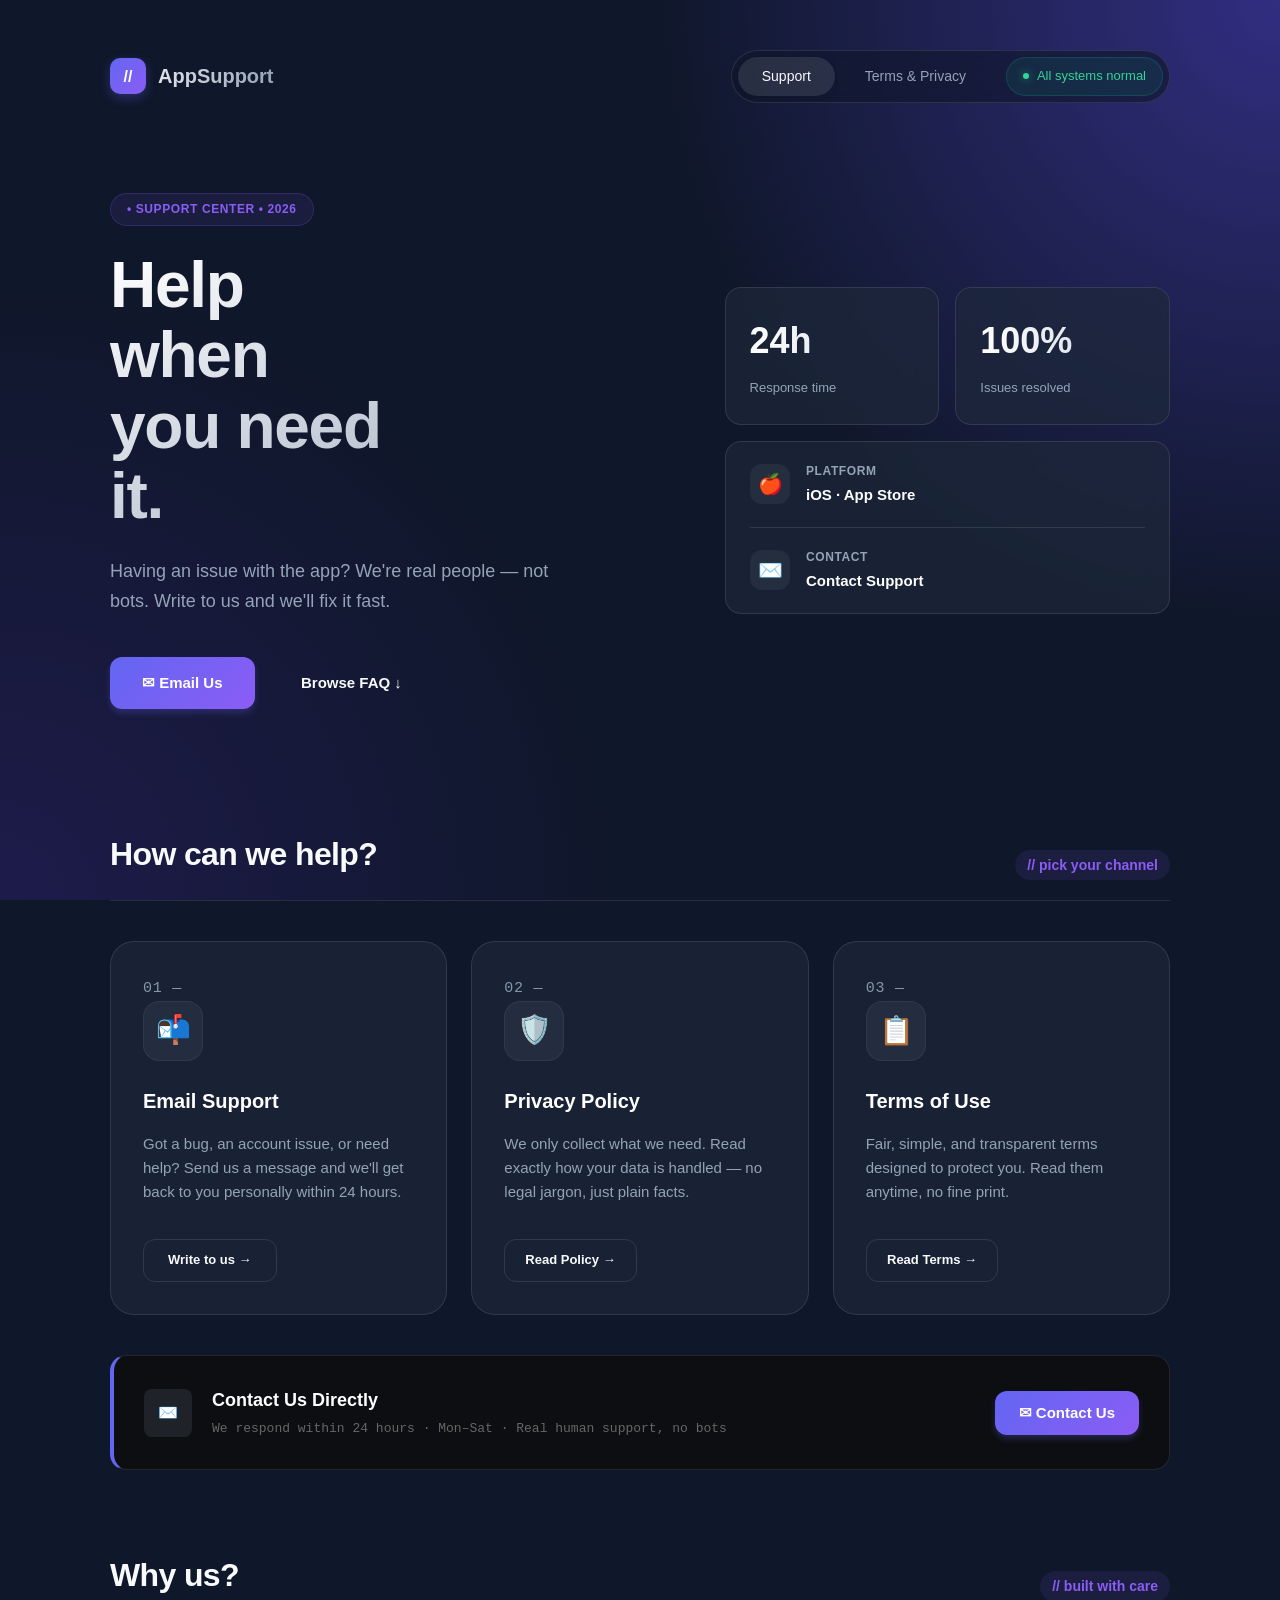
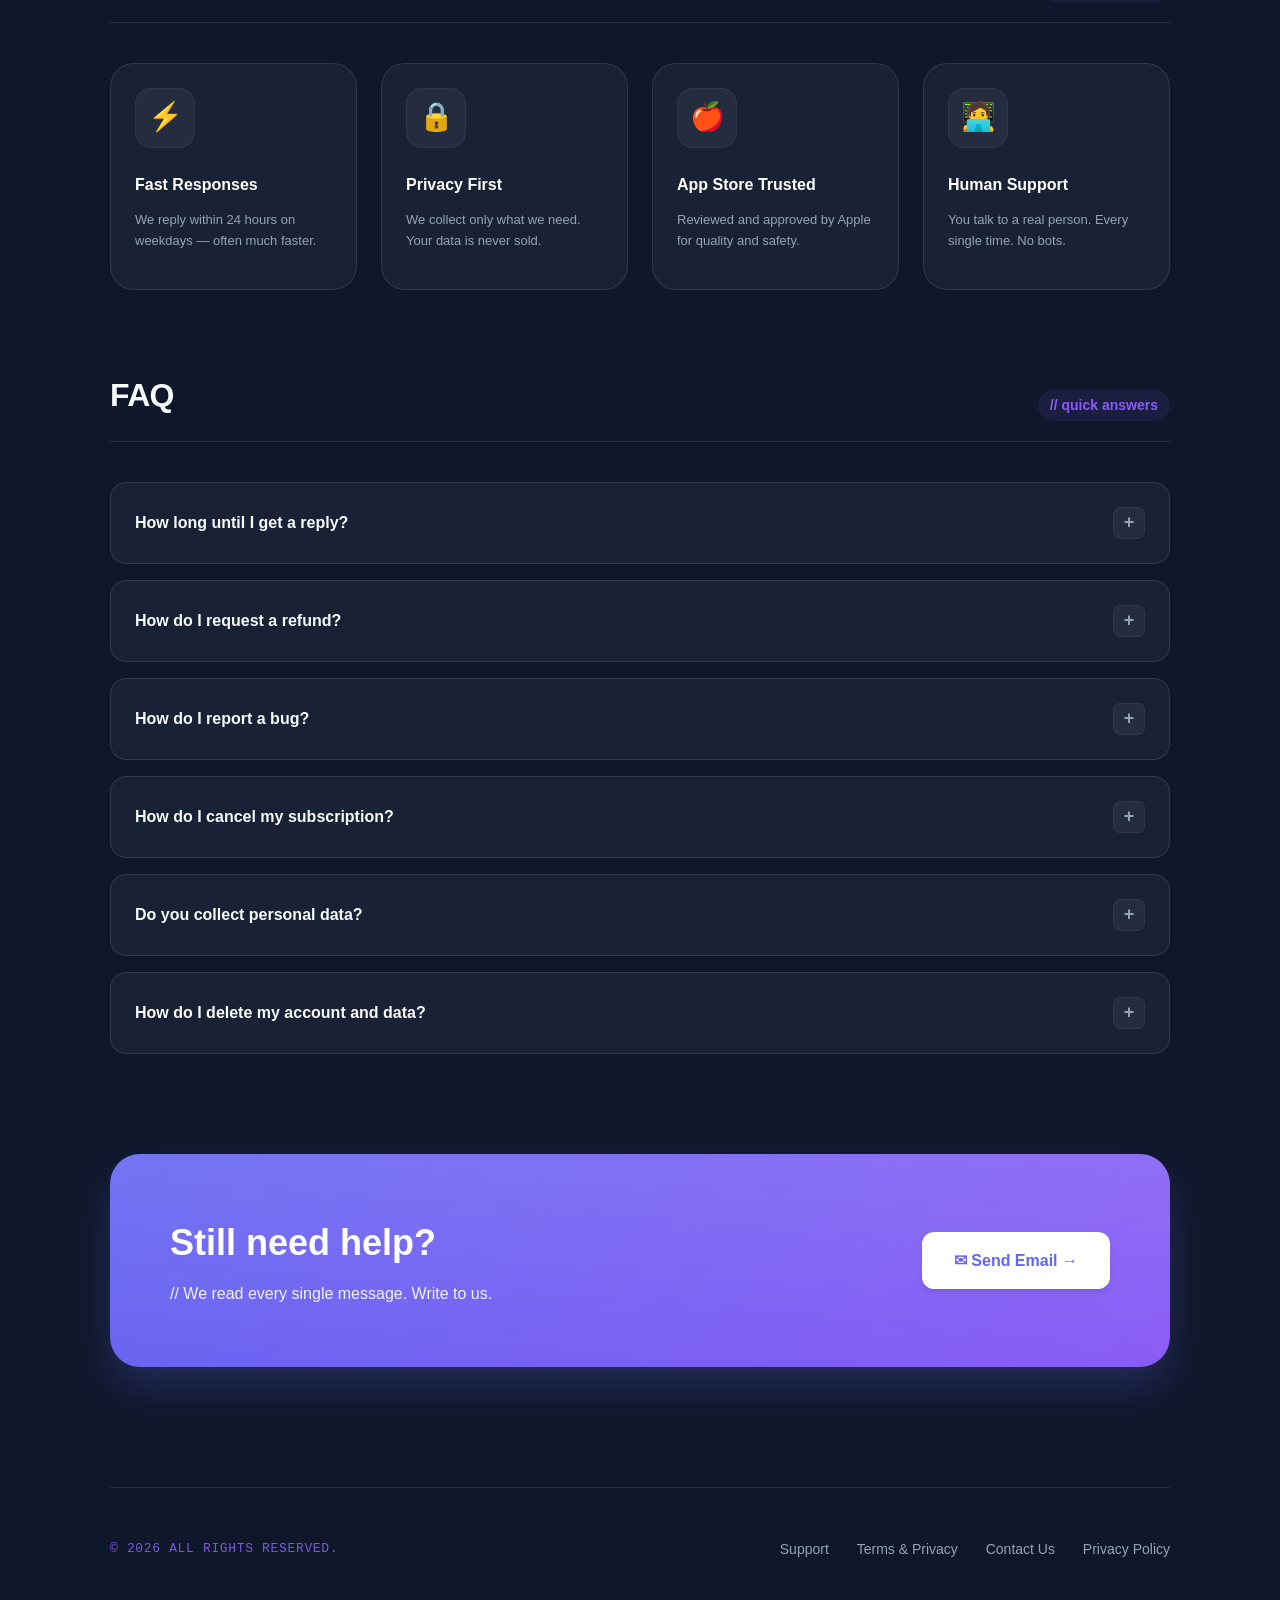
<file: index.html>
<!DOCTYPE html>
<html lang="en">

<head>
    <meta charset="UTF-8">
    <meta name="viewport" content="width=device-width, initial-scale=1.0">
    <title>AppSupport // Center</title>
    <link rel="stylesheet" href="css/style.css">
    <script src="js/script.js" defer></script>
</head>

<body>

    <div class="container">

        <!-- Navigation -->
        <nav class="top-nav">
            <div class="brand">
                <span class="brand-icon">//</span>
                AppSupport
            </div>

            <div class="nav-pill">
                <a href="#" class="nav-item active">Support</a>
                <a href="legal.html" class="nav-item">Terms & Privacy</a>
                <div class="status-badge">
                    <div class="status-dot"></div>
                    All systems normal
                </div>
        </nav>

        <!-- Hero Section -->
        <header class="hero-layout">
            <div class="hero-left">
                <div class="label-pill">• SUPPORT CENTER • 2026</div>
                <h1>Help<br>when<br>you need<br>it.</h1>

                <p class="hero-desc">
                    Having an issue with the app? We're real people — not bots. Write to us and we'll fix it fast.
                </p>

                <div class="hero-actions">
                    <a href="mailto:mohamedeladnani0@gmail.com" class="btn">✉ Email Us</a>
                    <a href="#faq" class="btn btn-outline" style="border: none;">Browse FAQ ↓</a>
                </div>
            </div>

            <div class="hero-right">
                <div class="status-row">
                    <div class="stats-box">
                        <div class="big-stat">24h</div>
                        <span class="stat-desc">Response time</span>
                    </div>
                    <div class="stats-box">
                        <div class="big-stat">100%</div>
                        <span class="stat-desc">Issues resolved</span>
                    </div>
                </div>

                <div class="info-list">
                    <div class="info-row-item">
                        <span class="info-icon">🍎</span>
                        <div class="info-content">
                            <div>Platform</div>
                            <div>iOS · App Store</div>
                        </div>
                    </div>
                    <div class="info-row-item">
                        <span class="info-icon">✉️</span>
                        <div class="info-content">
                            <div>Contact</div>
                            <div class="link-primary">Contact Support</div>
                        </div>
                    </div>
                </div>
            </div>
        </header>

        <!-- Channels Section -->
        <section id="channels">
            <div class="section-header">
                <h2>How can we help?</h2>
                <span class="section-tag">// pick your channel</span>
            </div>

            <div class="card-grid">
                <!-- Email Card -->
                <div class="feature-card">
                    <span class="card-text mono mb-20">01 —</span>
                    <span class="card-icon">📬</span>
                    <span class="card-title">Email Support</span>
                    <p class="card-text">Got a bug, an account issue, or need help? Send us a message and we'll get back
                        to you personally within 24 hours.</p>
                    <a href="mailto:mohamedeladnani0@gmail.com" class="btn btn-outline small-btn">Write to us →</a>
                </div>

                <!-- Privacy Card -->
                <div class="feature-card">
                    <span class="card-text mono" style="margin-bottom: 20px;">02 —</span>
                    <span class="card-icon">🛡️</span>
                    <span class="card-title">Privacy Policy</span>
                    <p class="card-text">We only collect what we need. Read exactly how your data is handled — no legal
                        jargon, just plain facts.</p>
                    <a href="legal.html#privacy" class="btn btn-outline"
                        style="margin: 20px 0 0 0; padding: 10px 20px; font-size: 13px;">Read Policy →</a>
                </div>

                <!-- Terms Card -->
                <div class="feature-card">
                    <span class="card-text mono" style="margin-bottom: 20px;">03 —</span>
                    <span class="card-icon">📋</span>
                    <span class="card-title">Terms of Use</span>
                    <p class="card-text">Fair, simple, and transparent terms designed to protect you. Read them anytime,
                        no fine print.</p>
                    <a href="legal.html#terms" class="btn btn-outline"
                        style="margin: 20px 0 0 0; padding: 10px 20px; font-size: 13px;">Read Terms →</a>
                </div>
            </div>
        </section>

        <!-- Contact Banner -->
        <div
            style="background: #0d0e11; border: 1px solid #23262d; border-radius: 16px; padding: 30px; margin-top: 40px; display: flex; justify-content: space-between; align-items: center; border-left: 4px solid var(--primary-color);">
            <div style="display: flex; gap: 20px; align-items: center;">
                <div
                    style="background: #1f2228; width: 48px; height: 48px; display: flex; align-items: center; justify-content: center; border-radius: 8px;">
                    ✉️</div>
                <div>
                    <h3 style="margin: 0; font-size: 18px; color: white;">Contact Us Directly</h3>
                    <p style="margin: 4px 0 0 0; font-size: 13px; color: #666; font-family: monospace;">We respond
                        within 24 hours · Mon–Sat · Real human support, no bots</p>
                </div>
            </div>
            <a href="mailto:mohamedeladnani0@gmail.com" class="btn" style="padding: 10px 24px;">✉ Contact Us</a>
        </div>

        <!-- Why Us Section -->
        <section>
            <div class="section-header">
                <h2>Why us?</h2>
                <span class="section-tag">// built with care</span>
            </div>

            <div class="card-grid" style="grid-template-columns: repeat(auto-fit, minmax(220px, 1fr));">
                <div class="feature-card" style="padding: 24px;">
                    <span class="card-icon">⚡</span>
                    <span class="card-title" style="font-size: 16px;">Fast Responses</span>
                    <p class="card-text" style="font-size: 13px;">We reply within 24 hours on weekdays — often much
                        faster.</p>
                </div>
                <div class="feature-card" style="padding: 24px;">
                    <span class="card-icon">🔒</span>
                    <span class="card-title" style="font-size: 16px;">Privacy First</span>
                    <p class="card-text" style="font-size: 13px;">We collect only what we need. Your data is never sold.
                    </p>
                </div>
                <div class="feature-card" style="padding: 24px;">
                    <span class="card-icon">🍎</span>
                    <span class="card-title" style="font-size: 16px;">App Store Trusted</span>
                    <p class="card-text" style="font-size: 13px;">Reviewed and approved by Apple for quality and safety.
                    </p>
                </div>
                <div class="feature-card" style="padding: 24px;">
                    <span class="card-icon">🧑‍💻</span>
                    <span class="card-title" style="font-size: 16px;">Human Support</span>
                    <p class="card-text" style="font-size: 13px;">You talk to a real person. Every single time. No bots.
                    </p>
                </div>
            </div>
        </section>

        <!-- FAQ Section -->
        <section id="faq">
            <div class="section-header">
                <h2>FAQ</h2>
                <span class="section-tag">// quick answers</span>
            </div>

            <div class="faq-list">
                <div class="faq-box">
                    <div class="faq-title" onclick="toggleFaq(this)">
                        How long until I get a reply?
                        <div class="faq-toggle">+</div>
                    </div>
                    <div class="faq-content">
                        We aim to respond within 24 hours on business days. Add "URGENT" to your subject line if it's
                        time-sensitive.
                    </div>
                </div>

                <div class="faq-box">
                    <div class="faq-title" onclick="toggleFaq(this)">
                        How do I request a refund?
                        <div class="faq-toggle">+</div>
                    </div>
                    <div class="faq-content">
                        App Store purchases are managed by Apple. Visit reportaproblem.apple.com to submit a refund
                        request. You can also email us and we'll guide you through it.
                    </div>
                </div>

                <div class="faq-box">
                    <div class="faq-title" onclick="toggleFaq(this)">
                        How do I report a bug?
                        <div class="faq-toggle">+</div>
                    </div>
                    <div class="faq-content">
                        Email us your device model, iOS version, and the steps that caused the bug. A screenshot or
                        screen recording helps a lot and speeds up the fix.
                    </div>
                </div>

                <div class="faq-box">
                    <div class="faq-title" onclick="toggleFaq(this)">
                        How do I cancel my subscription?
                        <div class="faq-toggle">+</div>
                    </div>
                    <div class="faq-content">
                        Go to Settings → Your Name → Subscriptions on your iPhone, find the app, and tap Cancel
                        Subscription. Refunds are handled directly through Apple.
                    </div>
                </div>

                <div class="faq-box">
                    <div class="faq-title" onclick="toggleFaq(this)">
                        Do you collect personal data?
                        <div class="faq-toggle">+</div>
                    </div>
                    <div class="faq-content">
                        Only the minimum needed to run the app. Read our Privacy Policy for a full breakdown. We never
                        sell data to anyone.
                    </div>
                </div>

                <div class="faq-box">
                    <div class="faq-title" onclick="toggleFaq(this)">
                        How do I delete my account and data?
                        <div class="faq-toggle">+</div>
                    </div>
                    <div class="faq-content">
                        Email us with the subject "Delete My Account" and we'll permanently remove your account and all
                        associated data within 7 days.
                    </div>
                </div>
            </div>
        </section>

        <!-- Bottom Banner -->
        <div class="banner">
            <div>
                <h2>Still need help?</h2>
                <p>// We read every single message. Write to us.</p>
            </div>
            <a href="mailto:mohamedeladnani0@gmail.com" class="banner-btn">✉ Send Email →</a>
        </div>

        <!-- Footer -->
        <footer>
            <span class="mono">© 2026 All rights reserved.</span>
            <div class="footer-nav">
                <a href="#">Support</a>
                <a href="legal.html">Terms & Privacy</a>
                <a href="mailto:mohamedeladnani0@gmail.com">Contact Us</a>
                <a href="legal.html#privacy">Privacy Policy</a>
            </div>
        </footer>

    </div>

</body>

</html>
</file>
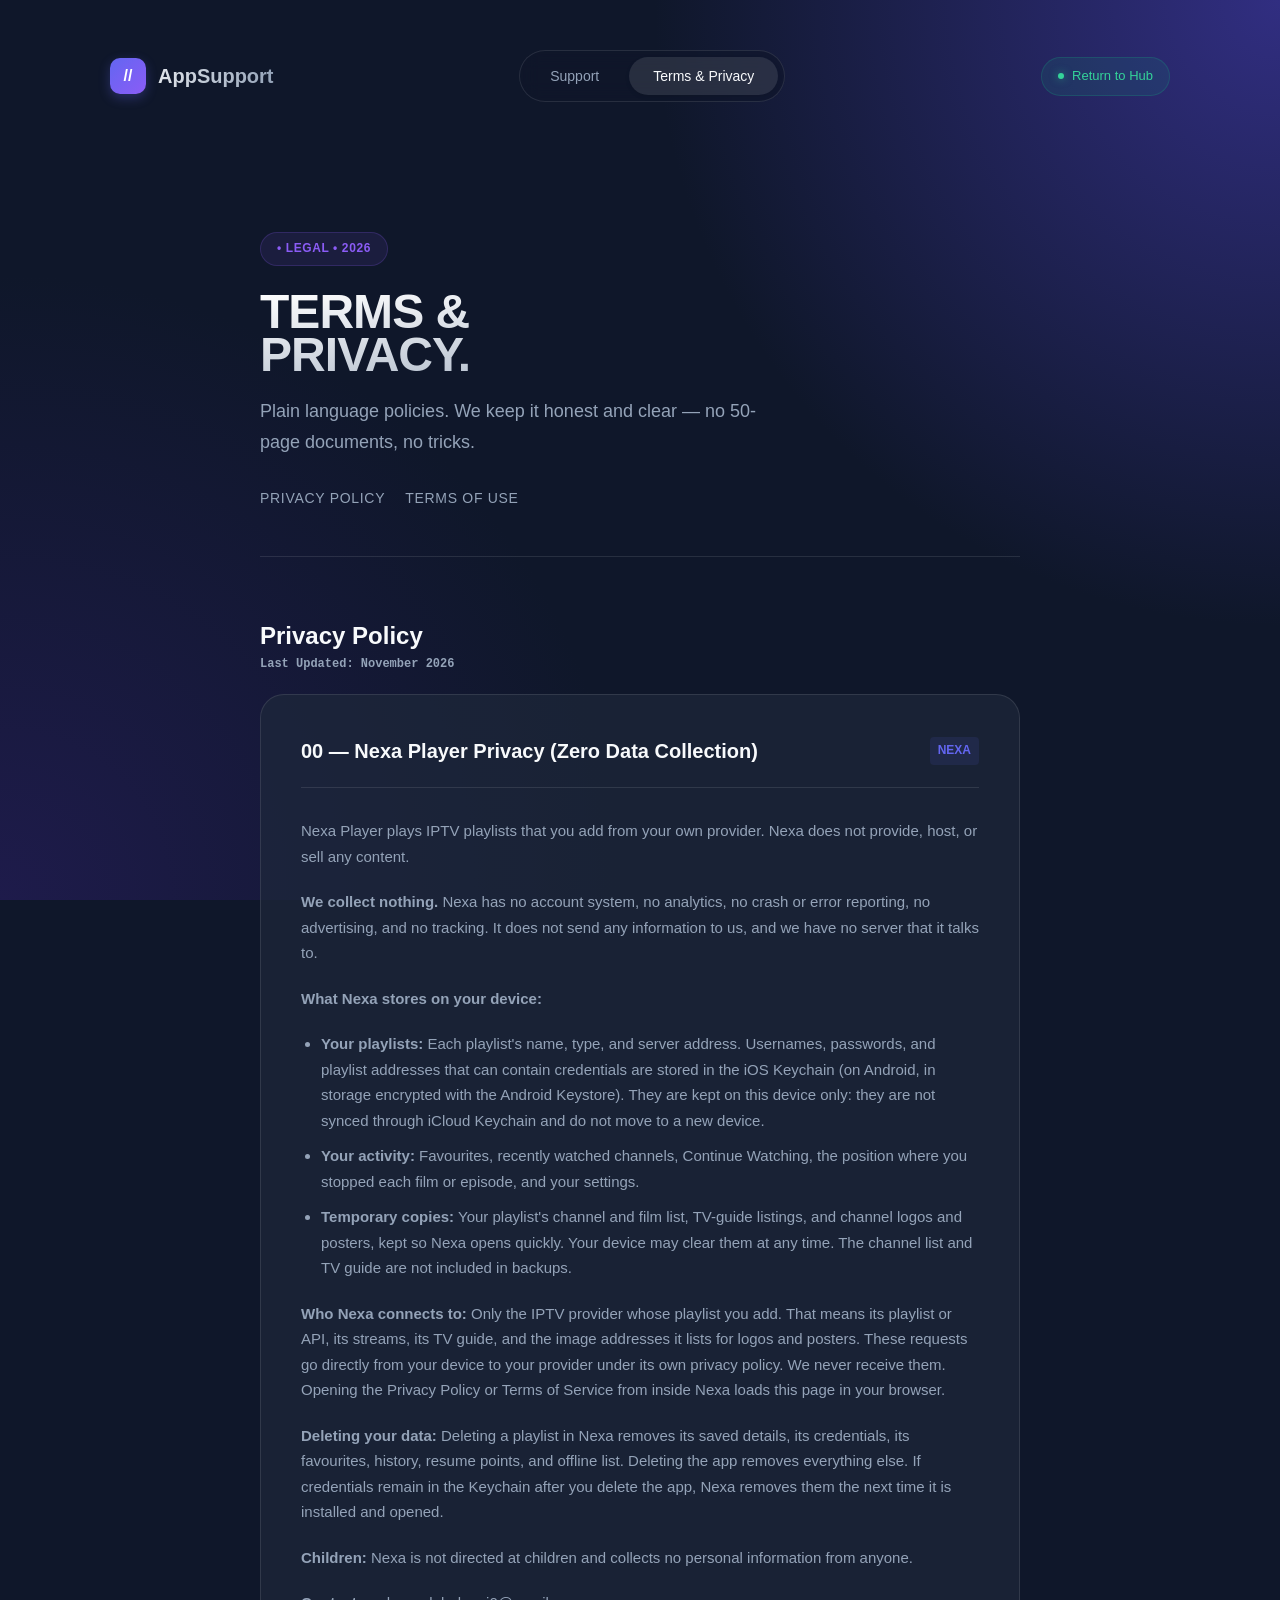
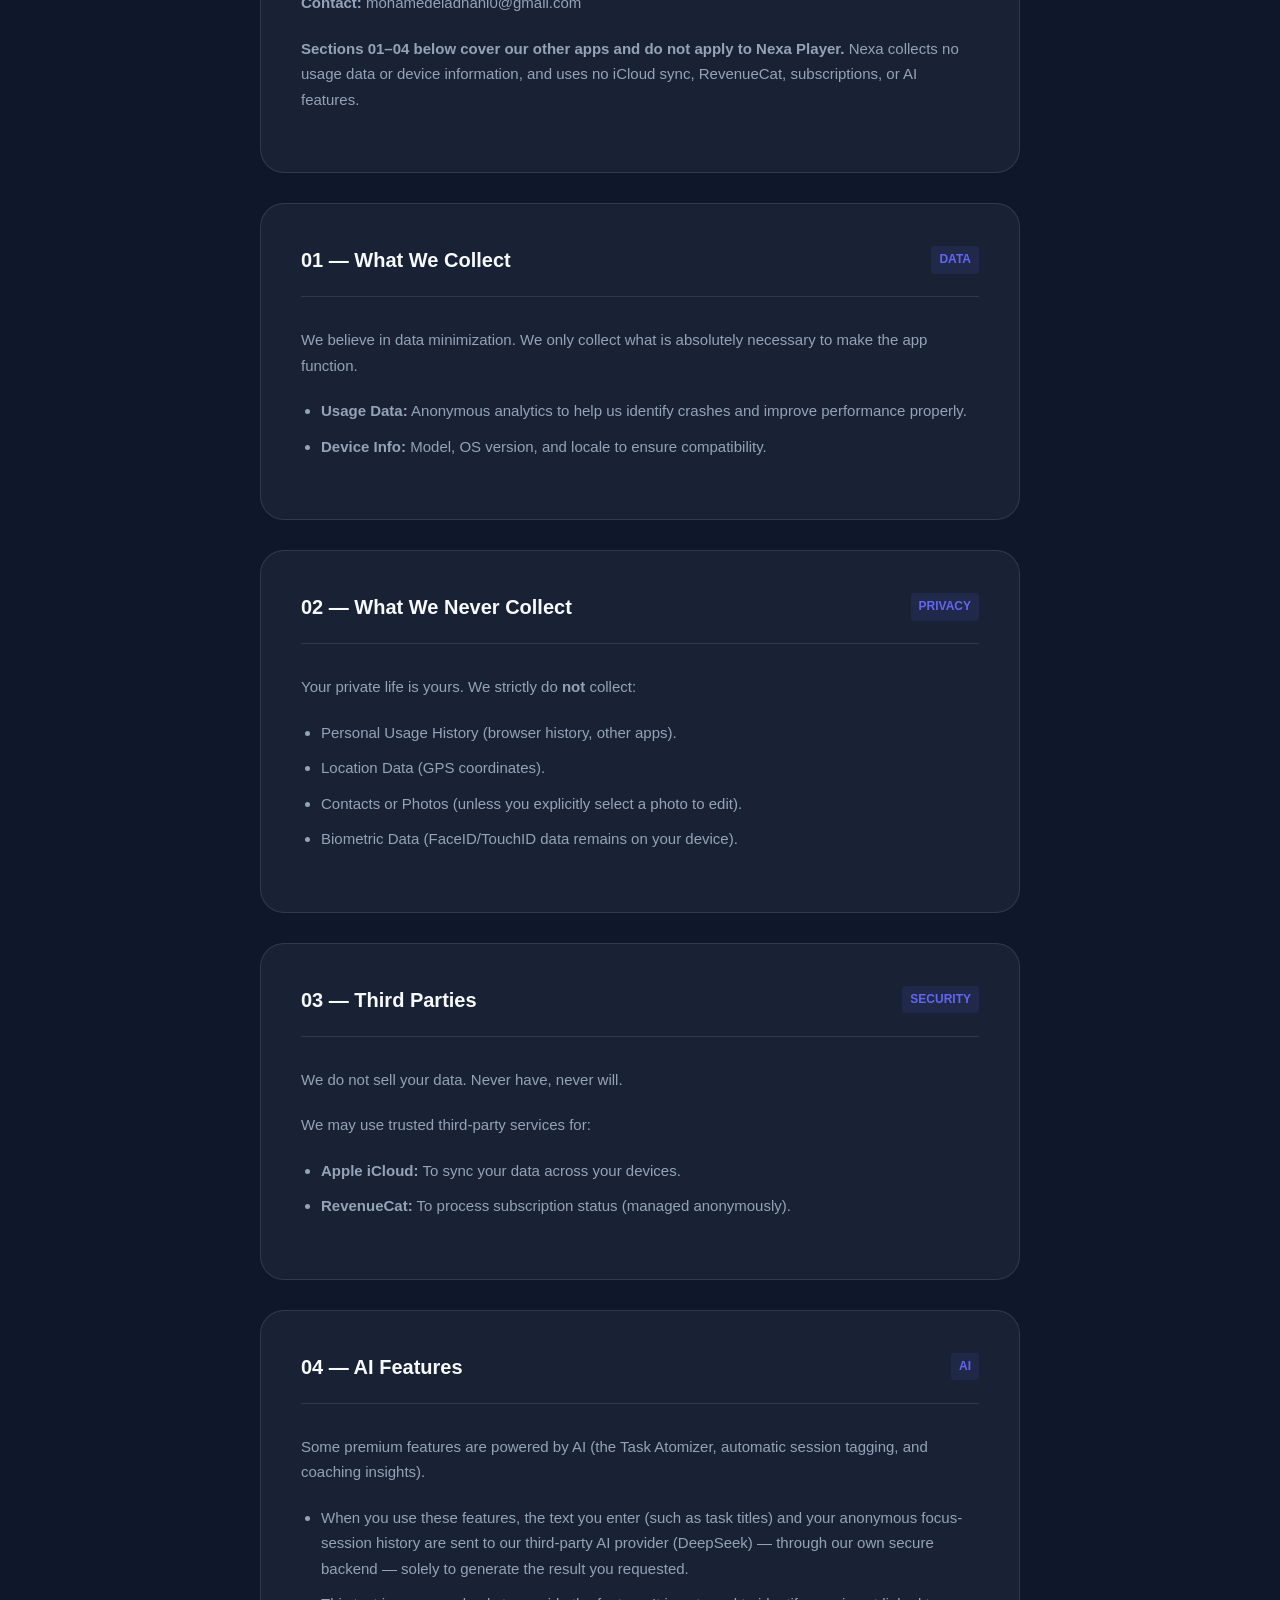
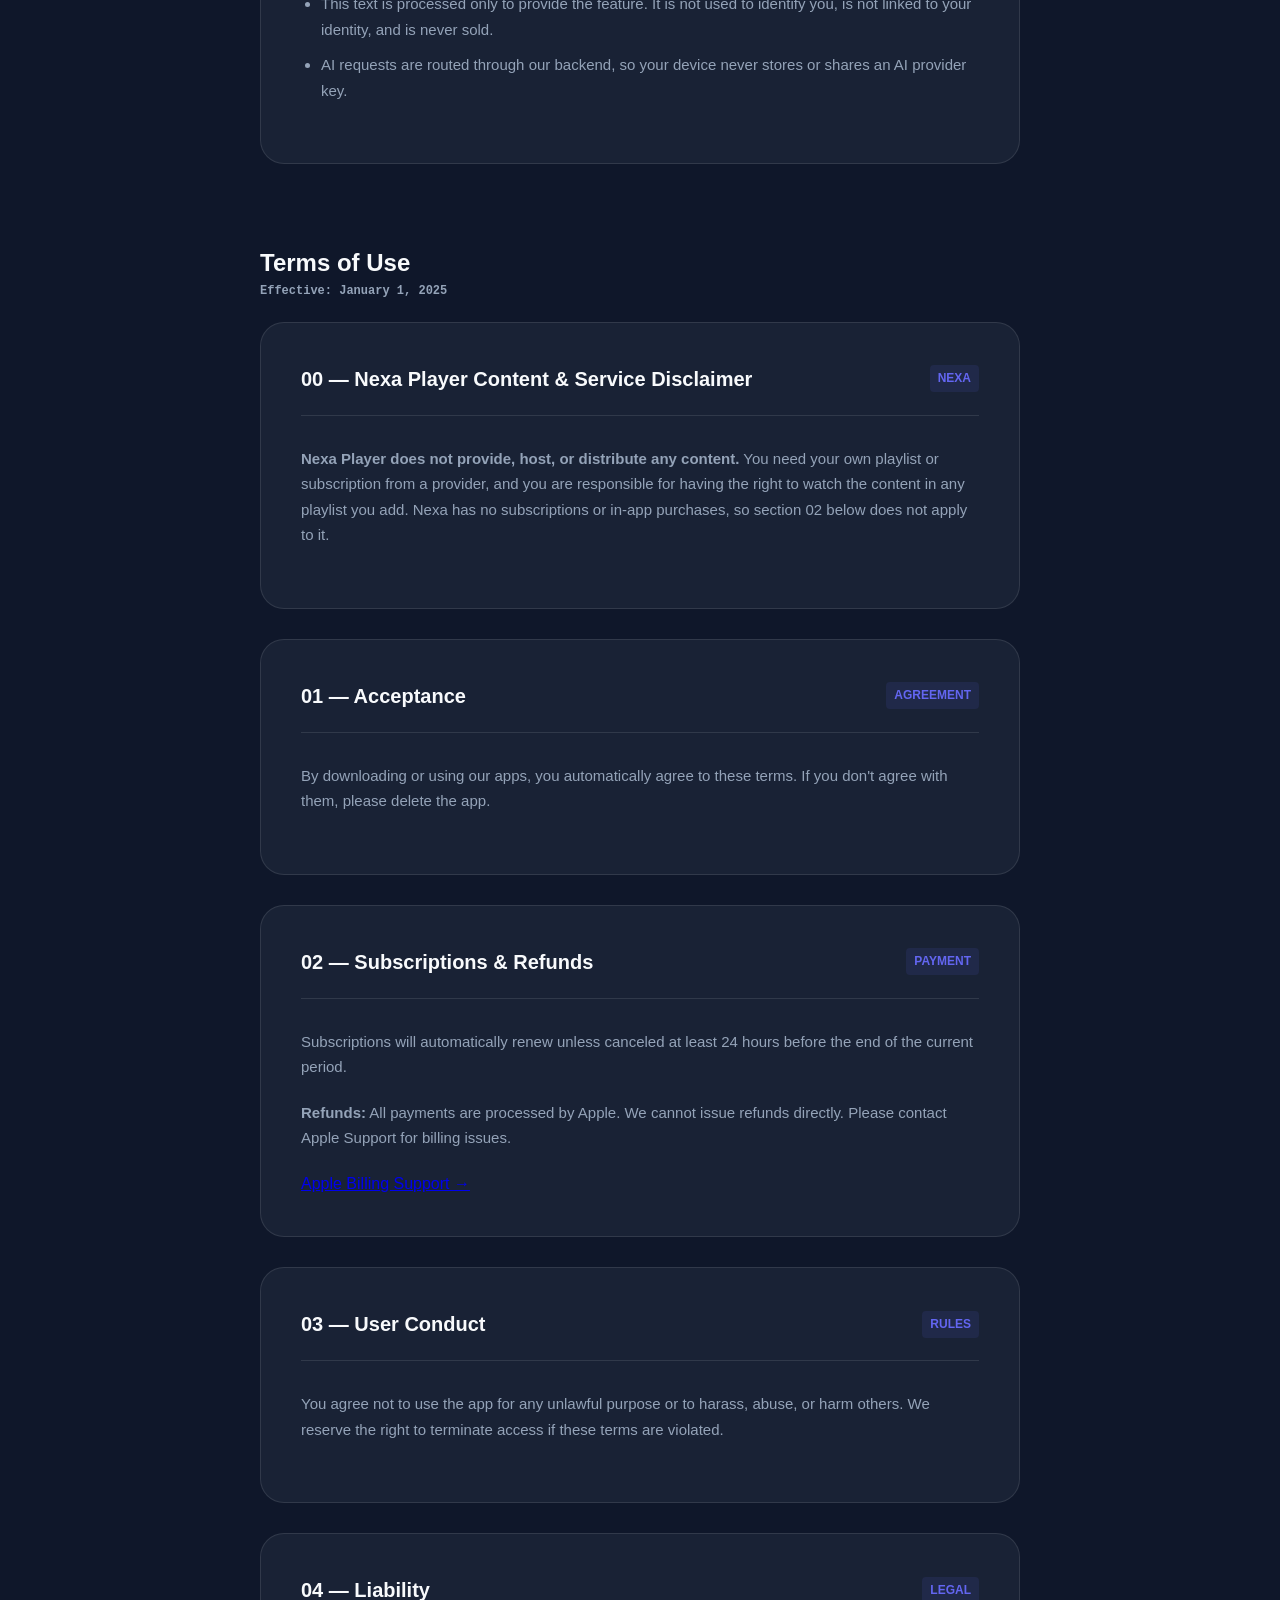
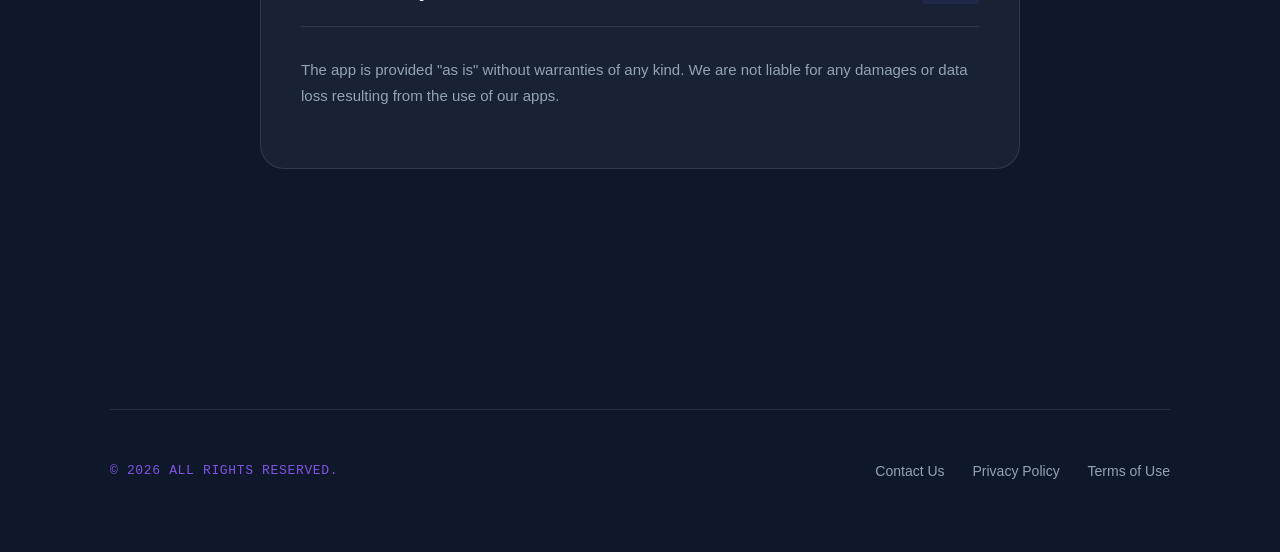
<file: legal.html>
<!DOCTYPE html>
<html lang="en">

<head>
    <meta charset="UTF-8">
    <meta name="viewport" content="width=device-width, initial-scale=1.0">
    <title>Legal // Terms & Privacy</title>
    <link rel="stylesheet" href="css/style.css">
    <style>
        .legal-container {
            max-width: 800px;
            margin: 0 auto;
            padding: 40px 20px;
        }

        .legal-header {
            margin-bottom: 60px;
            border-bottom: 1px solid var(--card-border);
            padding-bottom: 40px;
        }

        .legal-title {
            font-size: 48px;
            font-weight: 900;
            margin: 0 0 20px 0;
            text-transform: uppercase;
            line-height: 0.9;
        }

        .legal-nav {
            display: flex;
            gap: 20px;
            margin-top: 30px;
        }

        .legal-nav a {
            color: var(--secondary-text);
            text-decoration: none;
            font-size: 14px;
            text-transform: uppercase;
            letter-spacing: 0.05em;
            padding-bottom: 4px;
            border-bottom: 2px solid transparent;
            transition: 0.2s;
        }

        .legal-nav a:hover,
        .legal-nav a.active {
            color: var(--primary-color);
            border-bottom-color: var(--primary-color);
        }

        .policy-section {
            margin-bottom: 80px;
            scroll-margin-top: 100px;
            /* Offset for sticky nav if we had one */
        }

        .policy-block {
            background: var(--card-bg);
            border: 1px solid var(--card-border);
            border-radius: var(--border-radius);
            padding: 40px;
            margin-bottom: 30px;
        }

        .block-header {
            display: flex;
            justify-content: space-between;
            align-items: center;
            margin-bottom: 30px;
            padding-bottom: 20px;
            border-bottom: 1px solid var(--card-border);
        }

        .block-title {
            font-size: 20px;
            font-weight: 700;
            margin: 0;
        }

        .block-number {
            font-family: inherit;
            color: var(--primary-color);
            background: rgba(99, 102, 241, 0.1);
            padding: 4px 8px;
            border-radius: 4px;
            font-size: 12px;
            font-weight: 600;
        }

        h3 {
            color: var(--text-color);
            font-size: 18px;
            margin: 30px 0 15px 0;
        }

        h3:first-of-type {
            margin-top: 0;
        }

        p,
        ul {
            color: var(--secondary-text);
            line-height: 1.7;
            font-size: 15px;
            margin-bottom: 20px;
        }

        ul {
            padding-left: 20px;
        }

        li {
            margin-bottom: 10px;
        }

        .update-date {
            font-family: monospace;
            color: var(--secondary-text);
            font-size: 12px;
            display: block;
            margin-bottom: 10px;
        }
    </style>
</head>

<body>

    <div class="container">
        <!-- Navigation -->
        <nav class="top-nav">
            <div class="brand">
                <span class="brand-icon">//</span>
                AppSupport
            </div>

            <div class="nav-pill">
                <a href="index.html" class="nav-item">Support</a>
                <span class="nav-item active">Terms & Privacy</span>
            </div>

            <a href="index.html" class="status-badge" style="text-decoration: none;">
                <div class="status-dot"></div>
                Return to Hub
            </a>
        </nav>

        <div class="legal-container">
            <header class="legal-header">
                <div class="label-pill">• LEGAL • 2026</div>
                <h1 class="legal-title">Terms &<br>Privacy.</h1>
                <p style="color: var(--secondary-text); font-size: 18px; max-width: 500px;">
                    Plain language policies. We keep it honest and clear — no 50-page documents, no tricks.
                </p>

                <div class="legal-nav">
                    <a href="#privacy">Privacy Policy</a>
                    <a href="#terms">Terms of Use</a>
                </div>
            </header>

            <!-- Privacy Section -->
            <section id="privacy" class="policy-section">
                <h2 class="section-title">Privacy Policy <span class="update-date">Last Updated: November 2026</span></h2>

                <div class="policy-block" id="nexa-privacy">
                    <div class="block-header">
                        <h3 class="block-title">00 — Nexa Player Privacy (Zero Data Collection)</h3>
                        <span class="block-number">NEXA</span>
                    </div>
                    <p>Nexa Player plays IPTV playlists that you add from your own provider. Nexa does not provide, host, or sell any content.</p>
                    <p><strong>We collect nothing.</strong> Nexa has no account system, no analytics, no crash or error reporting, no advertising, and no tracking. It does not send any information to us, and we have no server that it talks to.</p>
                    <p><strong>What Nexa stores on your device:</strong></p>
                    <ul>
                        <li><strong>Your playlists:</strong> Each playlist's name, type, and server address. Usernames, passwords, and playlist addresses that can contain credentials are stored in the iOS Keychain (on Android, in storage encrypted with the Android Keystore). They are kept on this device only: they are not synced through iCloud Keychain and do not move to a new device.</li>
                        <li><strong>Your activity:</strong> Favourites, recently watched channels, Continue Watching, the position where you stopped each film or episode, and your settings.</li>
                        <li><strong>Temporary copies:</strong> Your playlist's channel and film list, TV-guide listings, and channel logos and posters, kept so Nexa opens quickly. Your device may clear them at any time. The channel list and TV guide are not included in backups.</li>
                    </ul>
                    <p><strong>Who Nexa connects to:</strong> Only the IPTV provider whose playlist you add. That means its playlist or API, its streams, its TV guide, and the image addresses it lists for logos and posters. These requests go directly from your device to your provider under its own privacy policy. We never receive them. Opening the Privacy Policy or Terms of Service from inside Nexa loads this page in your browser.</p>
                    <p><strong>Deleting your data:</strong> Deleting a playlist in Nexa removes its saved details, its credentials, its favourites, history, resume points, and offline list. Deleting the app removes everything else. If credentials remain in the Keychain after you delete the app, Nexa removes them the next time it is installed and opened.</p>
                    <p><strong>Children:</strong> Nexa is not directed at children and collects no personal information from anyone.</p>
                    <p><strong>Contact:</strong> mohamedeladnani0@gmail.com</p>
                    <p><strong>Sections 01–04 below cover our other apps and do not apply to Nexa Player.</strong> Nexa collects no usage data or device information, and uses no iCloud sync, RevenueCat, subscriptions, or AI features.</p>
                </div>

                <div class="policy-block">
                    <div class="block-header">
                        <h3 class="block-title">01 — What We Collect</h3>
                        <span class="block-number">DATA</span>
                    </div>
                    <p>We believe in data minimization. We only collect what is absolutely necessary to make the app
                        function.</p>
                    <ul>
                        <li><strong>Usage Data:</strong> Anonymous analytics to help us identify crashes and improve
                            performance properly.</li>
                        <li><strong>Device Info:</strong> Model, OS version, and locale to ensure compatibility.</li>
                    </ul>
                </div>

                <div class="policy-block">
                    <div class="block-header">
                        <h3 class="block-title">02 — What We Never Collect</h3>
                        <span class="block-number">PRIVACY</span>
                    </div>
                    <p>Your private life is yours. We strictly do <strong>not</strong> collect:</p>
                    <ul>
                        <li>Personal Usage History (browser history, other apps).</li>
                        <li>Location Data (GPS coordinates).</li>
                        <li>Contacts or Photos (unless you explicitly select a photo to edit).</li>
                        <li>Biometric Data (FaceID/TouchID data remains on your device).</li>
                    </ul>
                </div>

                <div class="policy-block">
                    <div class="block-header">
                        <h3 class="block-title">03 — Third Parties</h3>
                        <span class="block-number">SECURITY</span>
                    </div>
                    <p>We do not sell your data. Never have, never will.</p>
                    <p>We may use trusted third-party services for:</p>
                    <ul>
                        <li><strong>Apple iCloud:</strong> To sync your data across your devices.</li>
                        <li><strong>RevenueCat:</strong> To process subscription status (managed anonymously).</li>
                    </ul>
                </div>

                <div class="policy-block">
                    <div class="block-header">
                        <h3 class="block-title">04 — AI Features</h3>
                        <span class="block-number">AI</span>
                    </div>
                    <p>Some premium features are powered by AI (the Task Atomizer, automatic
                        session tagging, and coaching insights).</p>
                    <ul>
                        <li>When you use these features, the text you enter (such as task titles)
                            and your anonymous focus-session history are sent to our third-party AI
                            provider (DeepSeek) — through our own secure backend — solely to generate
                            the result you requested.</li>
                        <li>This text is processed only to provide the feature. It is not used to
                            identify you, is not linked to your identity, and is never sold.</li>
                        <li>AI requests are routed through our backend, so your device never stores
                            or shares an AI provider key.</li>
                    </ul>
                </div>
            </section>

            <!-- Terms Section -->
            <section id="terms" class="policy-section">
                <h2 class="section-title">Terms of Use <span class="update-date">Effective: January 1, 2025</span></h2>

                <div class="policy-block" id="nexa-terms">
                    <div class="block-header">
                        <h3 class="block-title">00 — Nexa Player Content & Service Disclaimer</h3>
                        <span class="block-number">NEXA</span>
                    </div>
                    <p><strong>Nexa Player does not provide, host, or distribute any content.</strong> You need your own playlist or subscription from a provider, and you are responsible for having the right to watch the content in any playlist you add. Nexa has no subscriptions or in-app purchases, so section 02 below does not apply to it.</p>
                </div>

                <div class="policy-block">
                    <div class="block-header">
                        <h3 class="block-title">01 — Acceptance</h3>
                        <span class="block-number">AGREEMENT</span>
                    </div>
                    <p>By downloading or using our apps, you automatically agree to these terms. If you don't agree with
                        them, please delete the app.</p>
                </div>

                <div class="policy-block">
                    <div class="block-header">
                        <h3 class="block-title">02 — Subscriptions & Refunds</h3>
                        <span class="block-number">PAYMENT</span>
                    </div>
                    <p>Subscriptions will automatically renew unless canceled at least 24 hours before the end of the
                        current period.</p>
                    <p><strong>Refunds:</strong> All payments are processed by Apple. We cannot issue refunds directly.
                        Please contact Apple Support for billing issues.</p>
                    <a href="https://support.apple.com/billing" target="_blank" class="link-green">Apple Billing Support
                        →</a>
                </div>

                <div class="policy-block">
                    <div class="block-header">
                        <h3 class="block-title">03 — User Conduct</h3>
                        <span class="block-number">RULES</span>
                    </div>
                    <p>You agree not to use the app for any unlawful purpose or to harass, abuse, or harm others. We
                        reserve the right to terminate access if these terms are violated.</p>
                </div>

                <div class="policy-block">
                    <div class="block-header">
                        <h3 class="block-title">04 — Liability</h3>
                        <span class="block-number">LEGAL</span>
                    </div>
                    <p>The app is provided "as is" without warranties of any kind. We are not liable for any damages or
                        data loss resulting from the use of our apps.</p>
                </div>
            </section>

        </div>

        <footer>
            <span class="mono">© 2026 All rights reserved.</span>
            <div class="footer-nav">
                <a href="mailto:mohamedeladnani0@gmail.com">Contact Us</a>
                <a href="legal.html#privacy">Privacy Policy</a>
                <a href="legal.html#terms">Terms of Use</a>
            </div>
        </footer>
    </div>

    <script>
        // Smooth scroll for anchor links
        document.querySelectorAll('a[href^="#"]').forEach(anchor => {
            anchor.addEventListener('click', function (e) {
                e.preventDefault();
                document.querySelector(this.getAttribute('href')).scrollIntoView({
                    behavior: 'smooth'
                });
            });
        });
    </script>

</body>

</html>
</file>
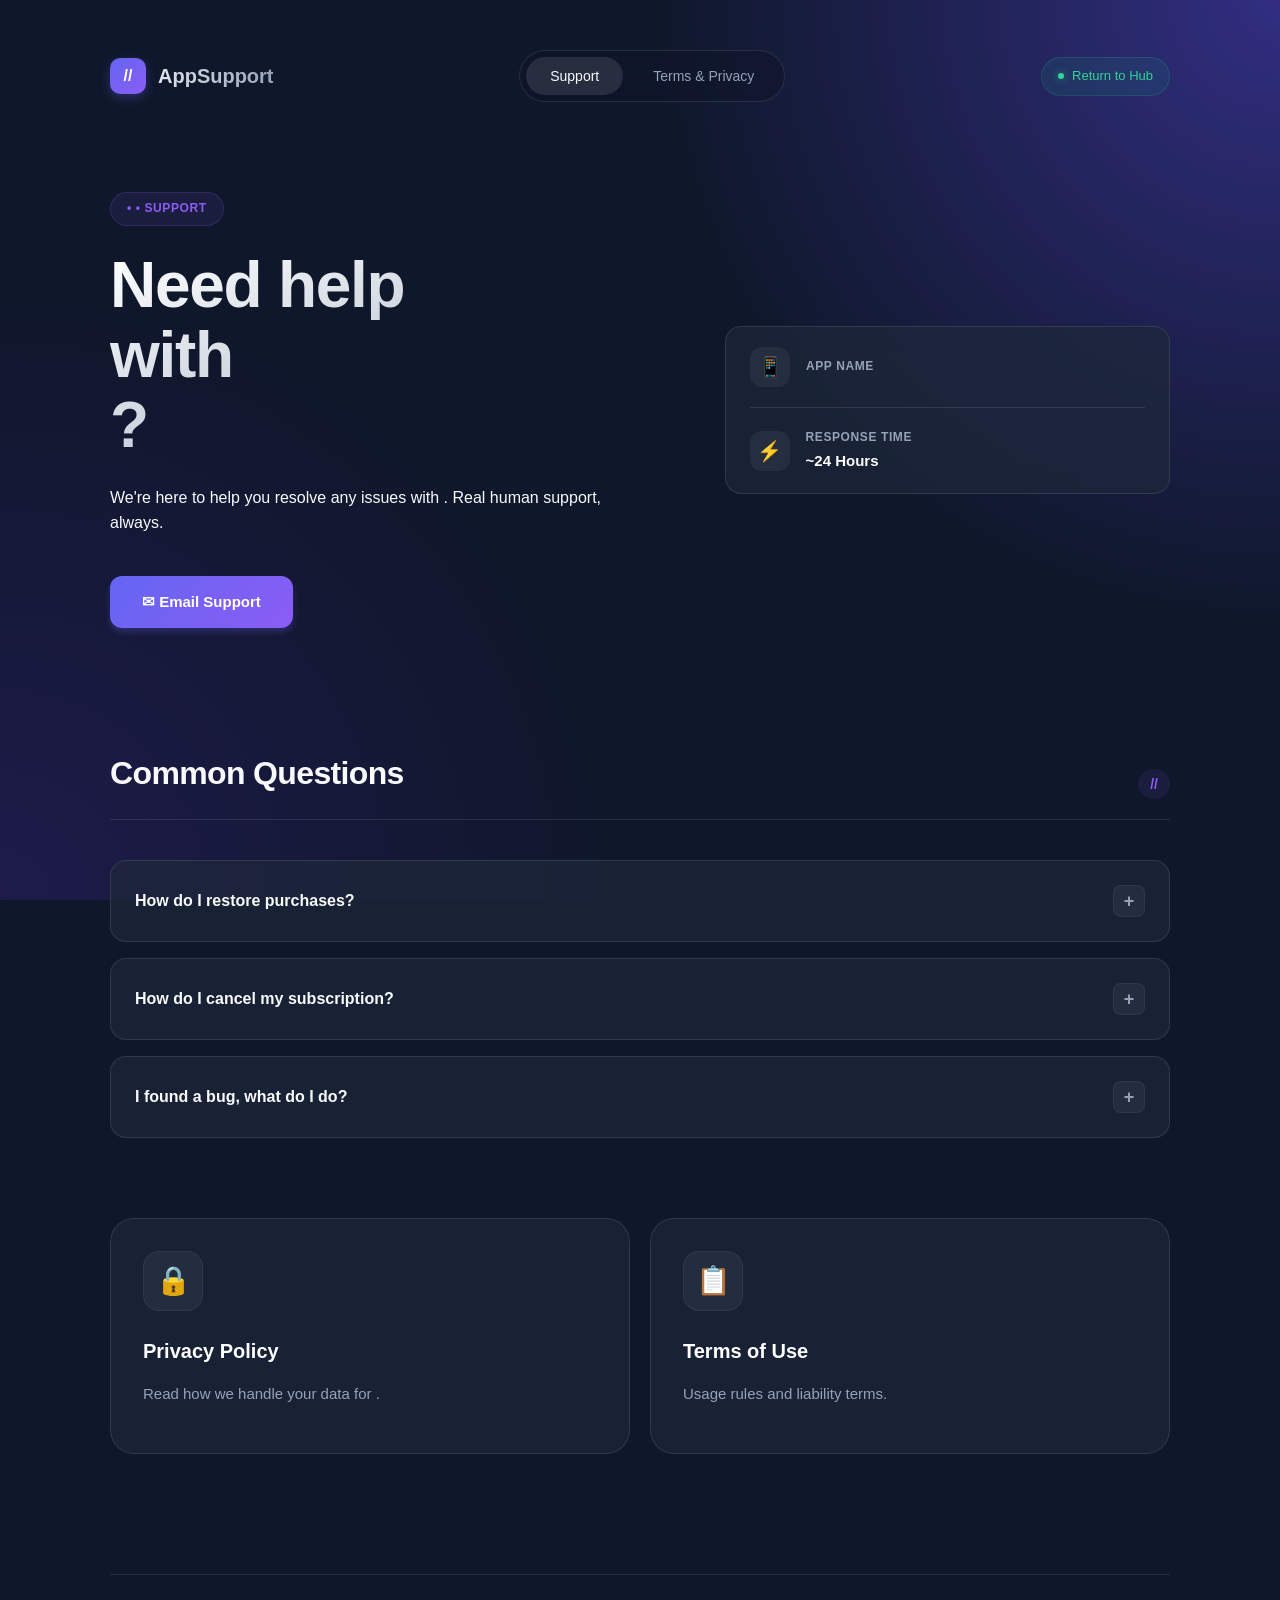
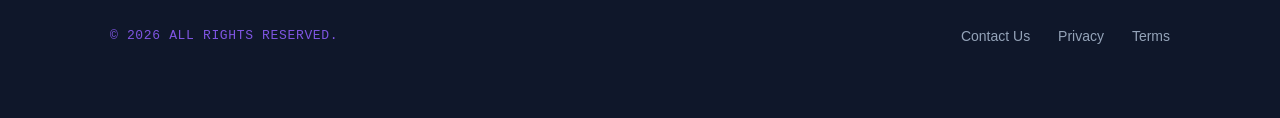
<file: apps/template.html>
<!DOCTYPE html>
<html lang="en">

<head>
    <meta charset="UTF-8">
    <meta name="viewport" content="width=device-width, initial-scale=1.0">
    <title><!-- APP NAME --> // Support</title>
    <link rel="stylesheet" href="../css/style.css">
    <script src="../js/script.js" defer></script>
</head>

<body>

    <div class="container">

        <!-- Navigation -->
        <nav class="top-nav">
            <div class="brand">
                <span class="brand-icon">//</span>
                AppSupport
            </div>

            <div class="nav-pill">
                <a href="#" class="nav-item active">Support</a>
                <a href="#" class="nav-item" onclick="openModal('termsModal')">Terms & Privacy</a>
            </div>

            <a href="../index.html" class="status-badge" style="text-decoration: none;">
                <div class="status-dot"></div>
                Return to Hub
            </a>
        </nav>

        <!-- Specific App Hero -->
        <header class="hero-layout">
            <div class="hero-left">
                <div class="label-pill">• <!-- APP NAME --> • SUPPORT</div>
                <h1>Need help<br>with<br><!-- APP NAME -->?</h1>

                <p class="hero-text">
                    We're here to help you resolve any issues with <strong><!-- APP NAME --></strong>. Real human
                    support, always.
                </p>

                <div style="margin-top: 40px;">
                    <a href="mailto:mohamedeladnani0@gmail.com?subject=Support Request: <!-- APP NAME -->" class="btn">✉
                        Email Support</a>
                </div>
            </div>

            <div class="hero-right">
                <div class="info-list">
                    <div class="info-row-item">
                        <span class="info-icon">📱</span>
                        <div class="info-content">
                            <div>App Name</div>
                            <div><!-- APP NAME --></div>
                        </div>
                    </div>
                    <div class="info-row-item">
                        <span class="info-icon">⚡</span>
                        <div class="info-content">
                            <div>Response Time</div>
                            <div class="link-primary">~24 Hours</div>
                        </div>
                    </div>
                </div>
            </div>
        </header>

        <!-- FAQ Section -->
        <section id="faq">
            <div class="section-header">
                <h2>Common Questions</h2>
                <span class="section-tag">// <!-- APP NAME --></span>
            </div>

            <div class="faq-list">
                <div class="faq-box">
                    <div class="faq-title" onclick="toggleFaq(this)">
                        How do I restore purchases?
                        <div class="faq-toggle">+</div>
                    </div>
                    <div class="faq-content">
                        Go to the app settings and tap "Restore Purchases". If that doesn't work, ensure you are signed
                        in with the same Apple ID used to purchase.
                    </div>
                </div>

                <div class="faq-box">
                    <div class="faq-title" onclick="toggleFaq(this)">
                        How do I cancel my subscription?
                        <div class="faq-toggle">+</div>
                    </div>
                    <div class="faq-content">
                        Go to iPhone Settings → Your Name → Subscriptions, find <!-- APP NAME -->, and tap Cancel
                        Subscription.
                    </div>
                </div>

                <div class="faq-box">
                    <div class="faq-title" onclick="toggleFaq(this)">
                        I found a bug, what do I do?
                        <div class="faq-toggle">+</div>
                    </div>
                    <div class="faq-content">
                        Please email us with a screenshot and details of what happened. We fix bugs as fast as possible!
                    </div>
                </div>
            </div>
        </section>

        <!-- Policies -->
        <section style="margin-top: 80px; display: grid; grid-template-columns: 1fr 1fr; gap: 20px;">
            <div class="feature-card" onclick="window.location.href='../legal.html#privacy'" style="cursor: pointer;">
                <span class="card-icon">🔒</span>
                <span class="card-title">Privacy Policy</span>
                <p class="card-text">Read how we handle your data for <!-- APP NAME -->.</p>
            </div>
            <div class="feature-card" onclick="window.location.href='../legal.html#terms'" style="cursor: pointer;">
                <span class="card-icon">📋</span>
                <span class="card-title">Terms of Use</span>
                <p class="card-text">Usage rules and liability terms.</p>
            </div>
        </section>

        <!-- Footer -->
        <footer>
            <span class="mono">© 2026 All rights reserved.</span>
            <div class="footer-nav">
                <a href="mailto:mohamedeladnani0@gmail.com">Contact Us</a>
                <a href="../legal.html#privacy">Privacy</a>
                <a href="../legal.html#terms">Terms</a>
            </div>
        </footer>

    </div>





</body>

</html>
</file>
<file: css/style.css>
:root {
    /* Color Palette - Midnight Aurora */
    --primary-color: #6366f1;
    /* Indigo 500 */
    --primary-hover: #4f46e5;
    /* Indigo 600 */
    --accent-color: #8b5cf6;
    /* Violet 500 */
    --bg-color: #0f172a;
    /* Slate 900 */
    --bg-gradient-start: #0f172a;
    --bg-gradient-end: #1e1b4b;
    /* Indigo 950 */

    --card-bg: rgba(30, 41, 59, 0.7);
    /* Slate 800 with opacity */
    --card-border: rgba(255, 255, 255, 0.1);
    --card-hover-border: rgba(99, 102, 241, 0.5);

    --text-color: #f8fafc;
    /* Slate 50 */
    --secondary-text: #94a3b8;
    /* Slate 400 */

    --border-radius: 24px;
    --btn-radius: 12px;
    --spacing: 32px;

    --shadow-sm: 0 4px 6px -1px rgba(0, 0, 0, 0.1), 0 2px 4px -1px rgba(0, 0, 0, 0.06);
    --shadow-md: 0 10px 15px -3px rgba(0, 0, 0, 0.1), 0 4px 6px -2px rgba(0, 0, 0, 0.05);
    --shadow-glow: 0 0 20px rgba(99, 102, 241, 0.3);
}

* {
    box-sizing: border-box;
}

body {
    font-family: 'Inter', -apple-system, BlinkMacSystemFont, "Segoe UI", Roboto, Helvetica, Arial, sans-serif;
    background-color: var(--bg-color);
    background-image:
        radial-gradient(circle at top right, #312e81, transparent 40%),
        radial-gradient(circle at bottom left, #1e1b4b, transparent 40%);
    background-attachment: fixed;
    color: var(--text-color);
    margin: 0;
    padding: 0;
    line-height: 1.6;
    min-height: 100vh;
    overflow-x: hidden;
}

/* Utilities */
.mono {
    font-family: "SF Mono", "Monaco", "Inconsolata", "Fira Mono", monospace;
    font-size: 13px;
    letter-spacing: 0.05em;
    text-transform: uppercase;
    color: var(--accent-color);
    opacity: 0.9;
}

.mb-20 {
    margin-bottom: 20px;
}

.text-muted {
    color: var(--secondary-text);
}

.container {
    max-width: 1100px;
    margin: 0 auto;
    padding: 20px;
}

/* Navigation */
.top-nav {
    display: flex;
    justify-content: space-between;
    align-items: center;
    padding: 30px 0;
    margin-bottom: 60px;
    position: relative;
    z-index: 100;
}

.brand {
    font-weight: 800;
    font-size: 20px;
    display: flex;
    align-items: center;
    gap: 12px;
    background: linear-gradient(to right, #fff, #94a3b8);
    -webkit-background-clip: text;
    -webkit-text-fill-color: transparent;
}

.brand-icon {
    background: linear-gradient(135deg, var(--primary-color), var(--accent-color));
    color: white;
    height: 36px;
    width: 36px;
    display: flex;
    align-items: center;
    justify-content: center;
    border-radius: 10px;
    font-size: 16px;
    box-shadow: 0 4px 12px rgba(99, 102, 241, 0.3);
    -webkit-text-fill-color: white;
    /* Override gradient text */
}

.nav-pill {
    background: rgba(15, 23, 42, 0.6);
    backdrop-filter: blur(10px);
    -webkit-backdrop-filter: blur(10px);
    border: 1px solid var(--card-border);
    border-radius: 30px;
    padding: 6px;
    display: flex;
    gap: 6px;
}

.nav-item {
    padding: 8px 24px;
    border-radius: 24px;
    color: var(--secondary-text);
    text-decoration: none;
    font-size: 14px;
    font-weight: 500;
    transition: all 0.3s cubic-bezier(0.4, 0, 0.2, 1);
}

.nav-item:hover {
    color: var(--text-color);
    background: rgba(255, 255, 255, 0.05);
}

.nav-item.active {
    background: rgba(255, 255, 255, 0.1);
    color: var(--text-color);
    box-shadow: 0 2px 4px rgba(0, 0, 0, 0.1);
}

/* Status Badge */
.status-badge {
    background: rgba(16, 185, 129, 0.1);
    /* Emerald tint */
    border: 1px solid rgba(16, 185, 129, 0.2);
    padding: 8px 16px;
    border-radius: 20px;
    display: flex;
    align-items: center;
    gap: 8px;
    font-size: 13px;
    color: #34d399;
    /* Emerald 400 */
    font-weight: 500;
    margin-left: 10px;
}

.status-dot {
    width: 6px;
    height: 6px;
    background-color: #34d399;
    border-radius: 50%;
    box-shadow: 0 0 8px rgba(52, 211, 153, 0.6);
    animation: pulse 2s infinite;
}

@keyframes pulse {
    0% {
        transform: scale(1);
        opacity: 1;
    }

    50% {
        transform: scale(1.5);
        opacity: 0.5;
    }

    100% {
        transform: scale(1);
        opacity: 1;
    }
}

/* Hero Section */
header.hero-layout {
    display: grid;
    grid-template-columns: 1.2fr 1fr;
    gap: 80px;
    align-items: center;
    margin-bottom: 120px;
}

.label-pill {
    display: inline-block;
    padding: 6px 16px;
    border-radius: 20px;
    color: var(--accent-color);
    background: rgba(139, 92, 246, 0.1);
    border: 1px solid rgba(139, 92, 246, 0.2);
    font-size: 12px;
    font-weight: 600;
    margin-bottom: 24px;
    letter-spacing: 0.05em;
}

h1 {
    font-size: 64px;
    font-weight: 800;
    margin: 0 0 24px 0;
    line-height: 1.1;
    letter-spacing: -0.02em;
    background: linear-gradient(to bottom right, #ffffff, #94a3b8);
    -webkit-background-clip: text;
    -webkit-text-fill-color: transparent;
}

.hero-desc {
    font-size: 18px;
    color: var(--secondary-text);
    margin-bottom: 40px;
    max-width: 480px;
    line-height: 1.7;
}

/* Buttons */
.btn {
    display: inline-flex;
    align-items: center;
    justify-content: center;
    background: linear-gradient(135deg, var(--primary-color), var(--accent-color));
    color: white;
    padding: 14px 32px;
    border-radius: var(--btn-radius);
    text-decoration: none;
    font-weight: 600;
    font-size: 15px;
    transition: all 0.3s ease;
    border: none;
    cursor: pointer;
    box-shadow: 0 4px 6px rgba(99, 102, 241, 0.25);
}

.btn:hover {
    transform: translateY(-2px);
    box-shadow: 0 8px 12px rgba(99, 102, 241, 0.35);
}

.btn-outline {
    background: transparent;
    border: 1px solid var(--card-border);
    color: var(--text-color);
    margin-left: 10px;
    box-shadow: none;
}

.btn-outline:hover {
    background: rgba(255, 255, 255, 0.05);
    border-color: rgba(255, 255, 255, 0.2);
    transform: translateY(-2px);
}

.small-btn {
    margin: 20px 0 0 0;
    padding: 10px 24px;
    font-size: 13px;
    width: auto;
}

/* Hero Right Side - Stats */
.status-row {
    display: flex;
    gap: 16px;
    margin-bottom: 16px;
}

.stats-box {
    background: var(--card-bg);
    backdrop-filter: blur(12px);
    -webkit-backdrop-filter: blur(12px);
    border: 1px solid var(--card-border);
    border-radius: 16px;
    padding: 24px;
    flex: 1;
    transition: transform 0.3s ease;
}

.stats-box:hover {
    transform: translateY(-5px);
    border-color: var(--card-hover-border);
}

.big-stat {
    font-size: 36px;
    font-weight: 800;
    color: white;
    margin-bottom: 4px;
    background: linear-gradient(to right, #fff, #cbd5e1);
    -webkit-background-clip: text;
    -webkit-text-fill-color: transparent;
}

.stat-desc {
    font-size: 13px;
    color: var(--secondary-text);
    font-weight: 500;
}

.info-list {
    background: var(--card-bg);
    backdrop-filter: blur(12px);
    -webkit-backdrop-filter: blur(12px);
    border: 1px solid var(--card-border);
    border-radius: 16px;
    padding: 0 24px;
}

.info-row-item {
    display: flex;
    align-items: center;
    gap: 16px;
    padding: 20px 0;
    border-bottom: 1px solid var(--card-border);
}

.info-row-item:last-child {
    border-bottom: none;
}

.info-icon {
    font-size: 20px;
    background: rgba(255, 255, 255, 0.05);
    width: 40px;
    height: 40px;
    display: flex;
    align-items: center;
    justify-content: center;
    border-radius: 12px;
}

.info-content div:first-child {
    font-size: 12px;
    color: var(--secondary-text);
    text-transform: uppercase;
    font-weight: 600;
    letter-spacing: 0.05em;
    margin-bottom: 2px;
}

.info-content div:last-child {
    font-weight: 600;
    font-size: 15px;
    color: white;
}

.link-primary {
    color: var(--primary-color);
}

/* Section Styling */
.section-header {
    margin: 80px 0 40px;
    display: flex;
    justify-content: space-between;
    align-items: flex-end;
    padding-bottom: 20px;
    border-bottom: 1px solid var(--card-border);
}

.section-header h2 {
    font-size: 32px;
    font-weight: 800;
    margin: 0;
    letter-spacing: -0.02em;
}

.section-tag {
    font-family: inherit;
    color: var(--accent-color);
    font-size: 14px;
    font-weight: 600;
    background: rgba(139, 92, 246, 0.1);
    padding: 4px 12px;
    border-radius: 20px;
}

/* Cards Grid */
.card-grid {
    display: grid;
    grid-template-columns: repeat(auto-fit, minmax(300px, 1fr));
    gap: 24px;
}

.feature-card {
    background: var(--card-bg);
    backdrop-filter: blur(12px);
    -webkit-backdrop-filter: blur(12px);
    border: 1px solid var(--card-border);
    border-radius: var(--border-radius);
    padding: 32px;
    transition: all 0.3s ease;
    cursor: pointer;
    position: relative;
    overflow: hidden;
}

.feature-card::before {
    content: '';
    position: absolute;
    top: 0;
    left: 0;
    width: 100%;
    height: 100%;
    background: radial-gradient(circle at top right, rgba(99, 102, 241, 0.1), transparent 50%);
    opacity: 0;
    transition: opacity 0.3s;
}

.feature-card:hover::before {
    opacity: 1;
}

.feature-card:hover {
    border-color: var(--card-hover-border);
    transform: translateY(-5px);
    box-shadow: var(--shadow-lg);
}

.card-icon {
    font-size: 28px;
    margin-bottom: 24px;
    display: inline-block;
    background: rgba(255, 255, 255, 0.05);
    width: 60px;
    height: 60px;
    display: flex;
    align-items: center;
    justify-content: center;
    border-radius: 16px;
    border: 1px solid rgba(255, 255, 255, 0.05);
}

.feature-card:hover .card-icon {
    background: linear-gradient(135deg, var(--primary-color), var(--accent-color));
    color: white;
}

.card-title {
    font-size: 20px;
    font-weight: 700;
    margin-bottom: 12px;
    color: white;
    display: block;
}

.card-text {
    font-size: 15px;
    color: var(--secondary-text);
    line-height: 1.6;
}

/* FAQ Accordion */
.faq-list {
    display: flex;
    flex-direction: column;
    gap: 16px;
}

.faq-box {
    background: var(--card-bg);
    border: 1px solid var(--card-border);
    border-radius: 16px;
    overflow: hidden;
    transition: all 0.3s;
}

.faq-title {
    padding: 24px;
    cursor: pointer;
    display: flex;
    justify-content: space-between;
    align-items: center;
    font-weight: 600;
    font-size: 16px;
    transition: background 0.2s;
}

.faq-title:hover {
    background: rgba(255, 255, 255, 0.03);
}

.faq-content {
    padding: 0 24px 24px;
    color: var(--secondary-text);
    font-size: 15px;
    display: none;
    line-height: 1.6;
    border-top: 1px solid rgba(255, 255, 255, 0.05);
    padding-top: 16px;
}

.faq-toggle {
    background: rgba(255, 255, 255, 0.05);
    width: 32px;
    height: 32px;
    display: flex;
    align-items: center;
    justify-content: center;
    border-radius: 8px;
    font-size: 18px;
    border: 1px solid rgba(255, 255, 255, 0.05);
    color: var(--secondary-text);
}

/* Footer */
footer {
    display: flex;
    justify-content: space-between;
    align-items: center;
    margin-top: 120px;
    padding: 50px 0;
    border-top: 1px solid var(--card-border);
    color: var(--secondary-text);
    font-size: 14px;
}

.footer-nav a {
    color: var(--secondary-text);
    text-decoration: none;
    margin-left: 24px;
    transition: color 0.2s;
}

.footer-nav a:hover {
    color: var(--primary-color);
}

/* Banner */
.banner {
    background: linear-gradient(135deg, var(--primary-color), var(--accent-color));
    border-radius: 30px;
    padding: 60px;
    margin-top: 100px;
    display: flex;
    justify-content: space-between;
    align-items: center;
    color: white;
    box-shadow: 0 20px 40px rgba(99, 102, 241, 0.25);
    position: relative;
    overflow: hidden;
}

.banner::after {
    content: '';
    position: absolute;
    top: 0;
    left: 0;
    right: 0;
    bottom: 0;
    background: linear-gradient(rgba(255, 255, 255, 0.1), transparent);
    pointer-events: none;
}

.banner h2 {
    font-size: 36px;
    font-weight: 800;
    margin: 0 0 10px 0;
    color: white;
}

.banner p {
    color: rgba(255, 255, 255, 0.9);
    margin: 0;
    font-size: 16px;
}

.banner-btn {
    background: white;
    color: var(--primary-color);
    padding: 16px 32px;
    border-radius: 12px;
    font-weight: 700;
    text-decoration: none;
    box-shadow: 0 4px 6px -1px rgba(0, 0, 0, 0.1);
    transition: transform 0.2s;
    z-index: 10;
}

.banner-btn:hover {
    transform: scale(1.05);
}

/* App Template Specifics */
.app-image-wrap {
    height: 200px;
    background: linear-gradient(to bottom, #1e293b, #0f172a);
    border-radius: 20px;
    margin-bottom: 24px;
    display: flex;
    align-items: center;
    justify-content: center;
    color: var(--secondary-text);
    font-size: 48px;
    border: 1px solid var(--card-border);
}

/* Responsive Logic - Mobile First Approach */
@media (max-width: 900px) {
    .container {
        padding: 20px;
    }

    h1 {
        font-size: 42px;
    }

    /* Stack Hero */
    header.hero-layout {
        grid-template-columns: 1fr;
        gap: 40px;
        margin-bottom: 60px;
    }

    /* Adjust Nav */
    .top-nav {
        flex-wrap: wrap;
        gap: 15px;
        justify-content: center;
    }

    .brand {
        width: 100%;
        justify-content: center;
    }

    .status-badge {
        display: none;
    }

    /* Stack Banner */
    .banner {
        flex-direction: column;
        text-align: center;
        gap: 30px;
        padding: 40px;
    }

    .banner-btn {
        width: 100%;
        text-align: center;
    }

    /* Stack Footer */
    footer {
        flex-direction: column;
        gap: 20px;
        text-align: center;
    }

    .footer-nav {
        display: flex;
        flex-direction: column;
        gap: 15px;
    }

    .footer-nav a {
        margin-left: 0;
    }

    /* Hero Left */
    .hero-left {
        text-align: center;
    }

    .hero-actions {
        display: flex;
        flex-direction: column;
        gap: 16px;
    }

    .btn-outline {
        margin-left: 0;
    }
}
</file>
